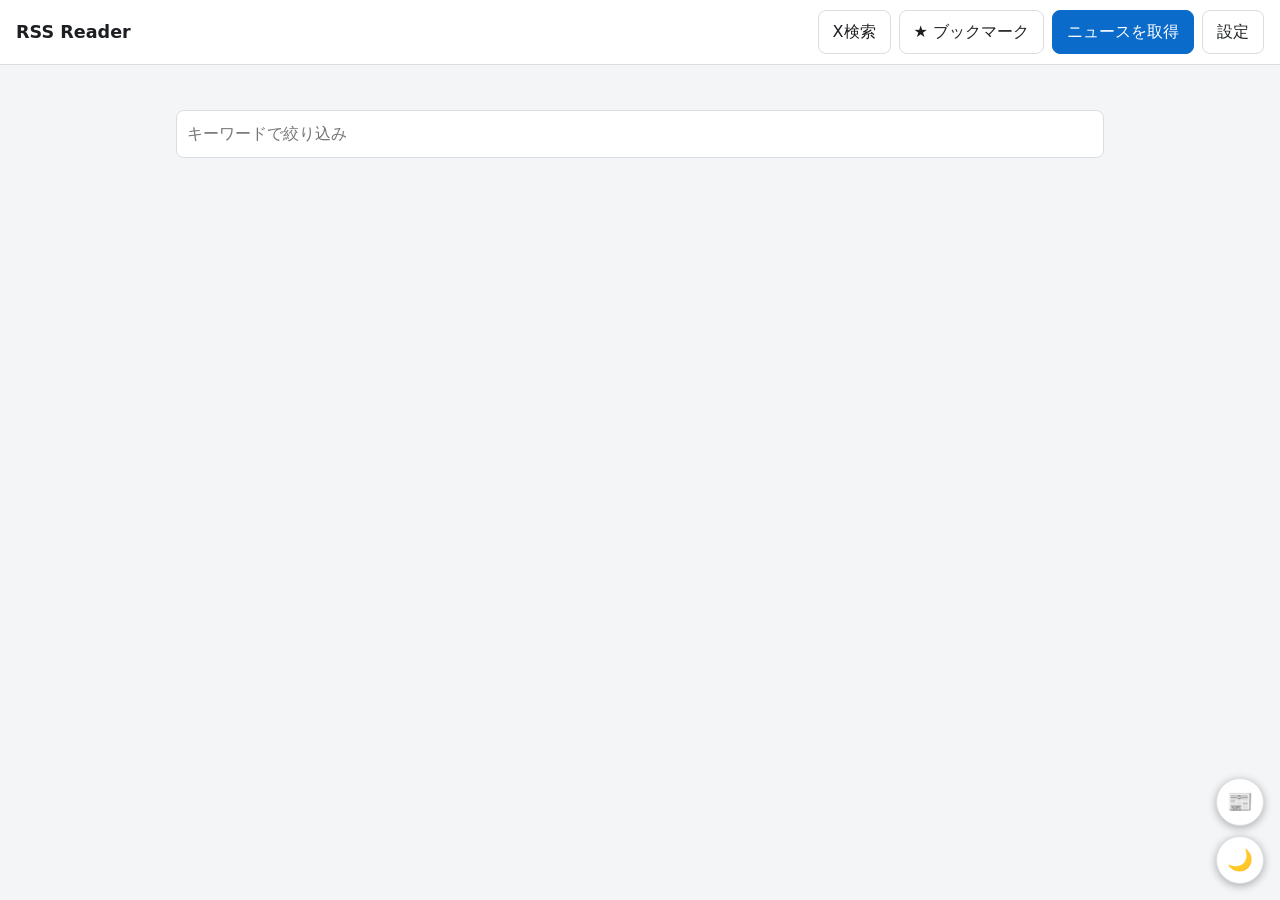
<file: index.html>
<!DOCTYPE html>
<html lang="ja">
<head>
  <meta charset="utf-8">
  <meta name="viewport" content="width=device-width, initial-scale=1">
  <meta http-equiv="Content-Security-Policy"
        content="default-src 'none'; img-src 'self'; script-src 'self'; style-src 'self'; connect-src https://*.logic.azure.com; base-uri 'none'; form-action 'none'">
  <meta name="referrer" content="no-referrer">
  <meta name="theme-color" content="#ffffff">
  <meta name="robots" content="noindex, nofollow">
  <meta name="apple-mobile-web-app-title" content="News">
  <title>RSS Reader</title>
  <link rel="icon" type="image/svg+xml" href="favicon.svg">
  <link rel="icon" type="image/png" sizes="32x32" href="favicon-32.png">
  <link rel="apple-touch-icon" href="apple-touch-icon.png">
  <script src="theme-init.js"></script>
  <link rel="stylesheet" href="style.css">
</head>
<body>
  <header class="topbar">
    <h1>RSS Reader</h1>
    <div class="actions">
      <a class="nav-button" href="search.html">X検索</a>
      <a class="nav-button" href="search.html#bookmarks">★ ブックマーク</a>
      <button id="fetchBtn" type="button" class="primary">ニュースを取得</button>
      <button id="settingsBtn" type="button" aria-expanded="false" aria-controls="settings">設定</button>
    </div>
  </header>

  <section id="settings" class="settings" hidden>
    <label for="endpoint">Logic Apps の HTTP URL（この端末のブラウザにのみ保存されます）</label>
    <input id="endpoint" type="password"     autocomplete="off" autocapitalize="off" autocorrect="off" spellcheck="false"
           placeholder="https://prod-xx.japaneast.logic.azure.com:443/workflows/...">
    <div class="row">
      <button id="saveBtn" type="button" class="primary">保存</button>
      <button id="clearBtn" type="button">URLと取得結果を削除</button>
    </div>
  </section>

  <main>
    <p id="status" role="status" aria-live="polite"></p>
    <div id="filterRow" class="filter" hidden>
      <input id="filter" type="search" placeholder="キーワードで絞り込み" autocomplete="off">
      <button id="readAllBtn" type="button" hidden>全て既読</button>
    </div>
    <div id="groups"></div>
  </main>

  <div class="fab-group">
    <button id="viewBtn" type="button" class="fab" aria-label="表示切替"></button>
    <button id="themeBtn" type="button" class="fab" aria-label="テーマ切替"></button>
  </div>

  <script src="bookmarks.js"></script>
  <script src="app.js"></script>
</body>
</html>
</file>
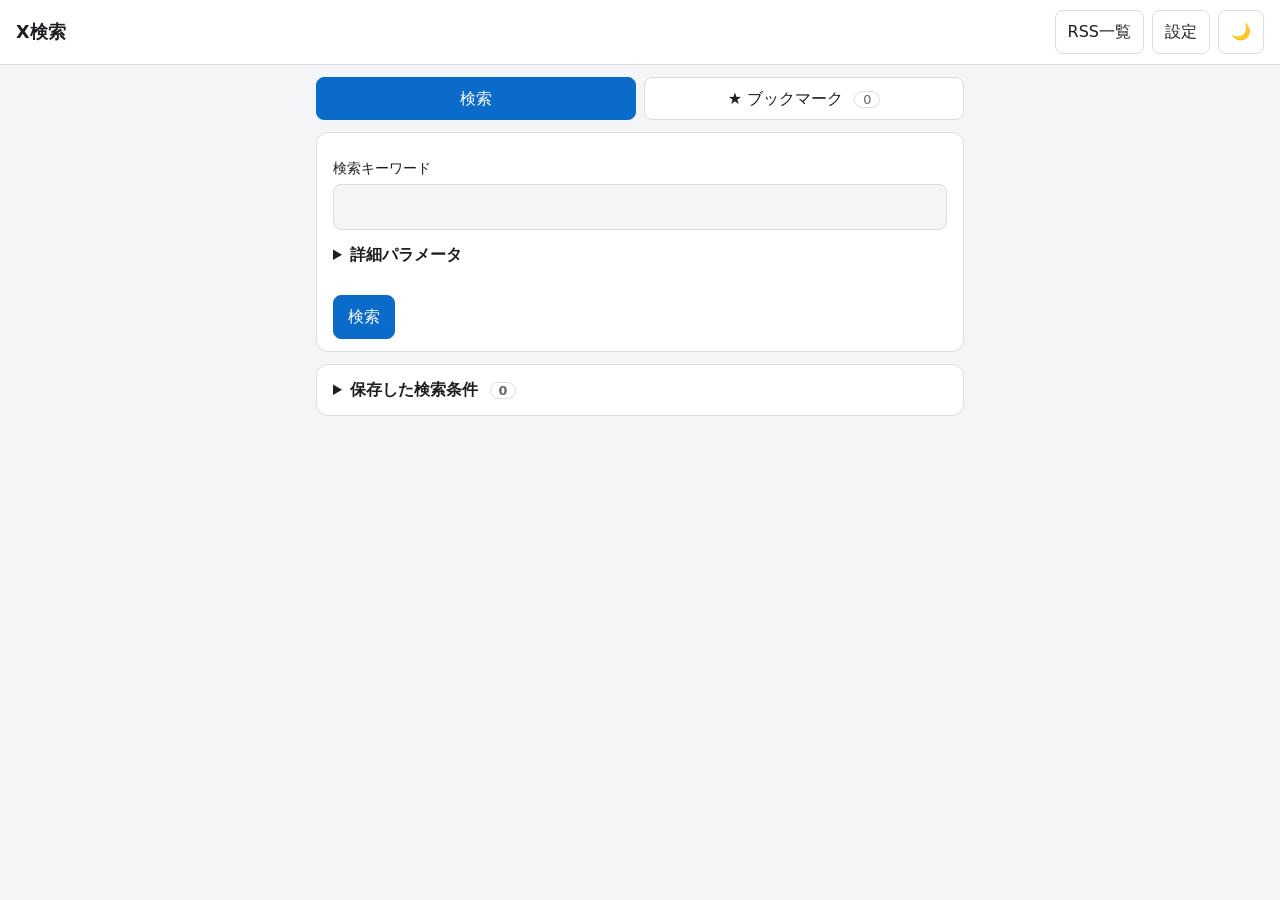
<file: search.html>
<!DOCTYPE html>
<html lang="ja">
<head>
  <meta charset="utf-8">
  <meta name="viewport" content="width=device-width, initial-scale=1">
  <meta http-equiv="Content-Security-Policy" content="default-src 'none'; img-src 'self' https://rts-pctr.c.yimg.jp https://pbs.twimg.com; script-src 'self'; style-src 'self'; connect-src https://*.logic.azure.com; base-uri 'none'; form-action 'none'">
  <meta name="referrer" content="no-referrer">
  <meta name="robots" content="noindex, nofollow">
  <title>X検索 | RSS Reader</title>
  <link rel="icon" type="image/svg+xml" href="favicon.svg">
  <link rel="icon" type="image/png" sizes="32x32" href="favicon-32.png">
  <link rel="apple-touch-icon" href="apple-touch-icon.png">
  <script src="theme-init.js"></script>
  <link rel="stylesheet" href="style.css">
  <link rel="stylesheet" href="search.css">
</head>
<body>
  <header class="topbar">
    <h1 id="pageTitle">X検索</h1>
    <div class="actions">
      <a class="nav-button" href="index.html">RSS一覧</a>
      <button id="settingsBtn" type="button" aria-expanded="false" aria-controls="settings">設定</button>
      <button id="themeBtn" type="button">テーマ切替</button>
    </div>
  </header>
  <section id="settings" class="settings" hidden>
    <label for="endpoint">検索用 Logic Apps の HTTP URL（この端末のブラウザにのみ保存されます）</label>
    <input id="endpoint" type="password" autocomplete="off" autocapitalize="off" autocorrect="off" spellcheck="false"
           placeholder="https://prod-xx.japaneast.logic.azure.com:443/workflows/...">
    <div class="row">
      <button id="saveBtn" class="primary" type="button">保存</button>
      <button id="clearBtn" type="button">URLを削除</button>
    </div>
    <p class="hint">署名付きURLはパスワードと同様に扱ってください。</p>
  </section>
  <main class="search-page">
    <nav class="view-tabs" aria-label="表示切替">
      <button id="tabSearch" type="button" class="tab" aria-pressed="true">検索</button>
      <button id="tabBookmarks" type="button" class="tab" aria-pressed="false">★ ブックマーク <span id="bmCount" class="count">0</span></button>
    </nav>

    <section id="searchView">
      <form id="searchForm" class="search-panel" novalidate>
        <label for="p">検索キーワード</label>
        <input id="p" name="p" type="search" required>
        <details class="parameters">
          <summary>詳細パラメータ</summary>
          <div class="parameter-grid">
            <label>並べ替え
              <select name="md">
                <option value="">新着順</option>
                <option value="h">人気順</option>
              </select>
            </label>
            <label>メディアタイプ
              <select name="mtype">
                <option value="">指定なし</option>
                <option value="image">画像のみ</option>
                <option value="video">動画のみ</option>
              </select>
            </label>
            <label>取得件数
              <input name="results" type="number" inputmode="numeric" min="1" step="1">
            </label>
            <label>取得開始位置
              <input name="start" type="number" inputmode="numeric" min="1" max="10000" step="1">
              <span class="hint">1始まり、上限10000</span>
            </label>
            <label>ツイートID
              <input name="oldestTweetId" type="text" inputmode="numeric" autocomplete="off">
              <span class="hint">カーソルページネーション</span>
            </label>
            <label>この時刻以降
              <input name="since" type="datetime-local">
            </label>
            <label>この時刻以前
              <input name="until" type="datetime-local">
            </label>
          </div>
        </details>
        <button id="searchBtn" class="primary" type="submit">検索</button>
      </form>

      <details class="search-panel saved-panel">
        <summary>保存した検索条件 <span id="savedCount" class="count">0</span></summary>
        <div class="save-row">
          <input id="saveName" type="text" maxlength="40" autocomplete="off" placeholder="名前（省略時はキーワード）" aria-label="保存する検索条件の名前">
          <button id="saveSearchBtn" type="button">現在の条件を保存</button>
        </div>
        <ul id="savedList" class="saved-list"></ul>
      </details>

      <p id="status" role="status" aria-live="polite"></p>
      <ul id="posts" class="post-list"></ul>
    </section>

    <section id="bookmarkView" hidden>
      <div class="search-panel">
        <label for="bmQuery">絞り込み</label>
        <input id="bmQuery" type="search" autocomplete="off" placeholder="本文・メモ・タグ・ユーザー名">
        <div class="filter-grid">
          <label>種類
            <select id="bmType">
              <option value="">すべて</option>
              <option value="x">Xポスト</option>
              <option value="rss">RSS記事</option>
            </select>
          </label>
          <label>タグ
            <select id="bmTag"><option value="">すべて</option></select>
          </label>
          <label>並び順
            <select id="bmSort">
              <option value="saved">保存が新しい順</option>
              <option value="time">投稿が新しい順</option>
            </select>
          </label>
        </div>
        <div class="check-row">
          <label class="check"><input id="bmImage" type="checkbox"> 画像付きのみ（Xポスト）</label>
          <label class="check"><input id="bmMemo" type="checkbox"> メモありのみ</label>
        </div>
      </div>
      <div class="bm-toolbar">
        <span id="bmSummary" class="hint"></span>
        <button id="bmClearBtn" type="button">すべて削除</button>
      </div>
      <p id="bmStatus" role="status" aria-live="polite"></p>
      <ul id="bmList" class="post-list"></ul>
    </section>
  </main>
  <script src="bookmarks.js"></script>
  <script src="search.js"></script>
</body>
</html>
</file>
<file: style.css>
:root {
  color-scheme: light;
  --bg: #f4f5f7;
  --fg: #1c1e21;
  --card: #fff;
  --muted: #65676b;
  --accent: #0b6bcb;
  --border: #dadde1;
}
:root[data-theme="dark"] {
  color-scheme: dark;
  --bg: #18191a;
  --fg: #e4e6eb;
  --card: #242526;
  --muted: #b0b3b8;
  --accent: #4599ff;
  --border: #3e4042;
}
* { box-sizing: border-box; }
body {
  margin: 0;
  background: var(--bg);
  color: var(--fg);
  font-family: system-ui, -apple-system, "Segoe UI", "Hiragino Sans", "Yu Gothic UI", sans-serif;
  line-height: 1.6;
}
.topbar {
  position: sticky;
  top: 0;
  z-index: 1;
  display: flex;
  justify-content: space-between;
  align-items: center;
  gap: 8px;
  padding: 10px 16px;
  background: var(--card);
  border-bottom: 1px solid var(--border);
}
.topbar h1 { margin: 0; font-size: 1.1rem; }
.actions { display: flex; gap: 8px; flex-wrap: wrap; }
.nav-button {
  display: inline-flex;
  align-items: center;
  padding: 8px 14px;
  border: 1px solid var(--border);
  border-radius: 8px;
  background: var(--card);
  color: var(--fg);
  text-decoration: none;
}
@media (max-width: 500px) {
  .topbar { flex-wrap: wrap; }
}
button {
  font: inherit;
  padding: 8px 14px;
  border: 1px solid var(--border);
  border-radius: 8px;
  background: var(--card);
  color: var(--fg);
  cursor: pointer;
}
button.primary { background: var(--accent); border-color: var(--accent); color: #fff; }
button:disabled { opacity: .6; cursor: progress; }
.settings, main { max-width: 960px; margin: 0 auto; padding: 12px 16px; }
.settings label { display: block; font-size: .9rem; color: var(--muted); margin-bottom: 4px; }
.settings input, .filter input {
  width: 100%;
  font: inherit;
  padding: 10px;
  border: 1px solid var(--border);
  border-radius: 8px;
  background: var(--card);
  color: var(--fg);
}
.row { display: flex; gap: 8px; margin-top: 8px; flex-wrap: wrap; }
#status { color: var(--muted); min-height: 1.6em; margin: 0 0 8px; }
#status.error { color: #d93025; }
.filter { margin-bottom: 12px; display: flex; gap: 8px; }
.filter input { flex: 1; min-width: 0; }
.filter button { white-space: nowrap; }
.filter button[hidden] { display: none; }
.new-label {
  display: inline-block;
  margin-right: 6px;
  padding: 0 7px;
  font-size: .7rem;
  font-weight: 700;
  line-height: 1.6;
  color: #fff;
  background: #e53935;
  border-radius: 999px;
  vertical-align: middle;
}
.new-label[hidden] { display: none; }
.group > summary .new-label { margin: 0; }
.card.is-new { border-left: 4px solid #e53935; }
.cards {
  list-style: none;
  margin: 0;
  padding: 0;
  display: grid;
  grid-template-columns: repeat(auto-fill, minmax(280px, 1fr));
  gap: 12px;
}
.card {
  position: relative;
  display: flex;
  flex-direction: column;
  gap: 6px;
  padding: 14px;
  background: var(--card);
  border: 1px solid var(--border);
  border-radius: 12px;
}
.card h2 { margin: 0; font-size: 1rem; line-height: 1.4; padding-right: 36px; }
.card h2 a { color: var(--accent); text-decoration: none; }
.card h2 a:hover { text-decoration: underline; }
.meta { font-size: .8rem; color: var(--muted); }
.bm-btn {
  position: absolute;
  top: 6px;
  right: 6px;
  min-width: 36px;
  min-height: 36px;
  padding: 0;
  border: 0;
  background: transparent;
  color: var(--muted);
  font-size: 1.3rem;
  line-height: 1;
}
.bm-btn.on { color: #f5a623; }
.fab-group {
  position: fixed;
  right: calc(16px + env(safe-area-inset-right));
  bottom: calc(16px + env(safe-area-inset-bottom));
  display: flex;
  flex-direction: column;
  gap: 10px;
}
.fab {
  width: 48px;
  height: 48px;
  padding: 0;
  border-radius: 50%;
  font-size: 1.3rem;
  line-height: 1;
  box-shadow: 0 2px 8px rgba(0, 0, 0, .3);
}
body.titles-only .summary { display: none; }
body.titles-only .cards { gap: 8px; }
body.titles-only .card { padding: 10px 14px; }
#groups { padding-bottom: 130px; }
.group { margin-bottom: 12px; }
.group > summary {
  display: flex;
  align-items: center;
  gap: 8px;
  padding: 10px 14px;
  margin-bottom: 10px;
  font-weight: 600;
  background: var(--card);
  border: 1px solid var(--border);
  border-radius: 10px;
  cursor: pointer;
  list-style: none;
}
.group > summary::-webkit-details-marker { display: none; }
.group > summary::before {
  content: "▶";
  font-size: .75rem;
  color: var(--muted);
  transition: transform .15s;
}
.group[open] > summary::before { transform: rotate(90deg); }
.subgroups { margin-left: 12px; padding-left: 10px; border-left: 2px solid var(--border); }
.group.sub { margin-bottom: 8px; }
.group.region > summary { font-weight: 600; }
.group.sub > summary { font-weight: 500; padding: 8px 12px; margin-bottom: 8px; }
.count {
  margin-left: auto;
  min-width: 1.8em;
  padding: 0 8px;
  text-align: center;
  font-size: .8rem;
  color: var(--muted);
  border: 1px solid var(--border);
  border-radius: 999px;
}
.summary {
  margin: 0;
  font-size: .9rem;
  display: -webkit-box;
  -webkit-line-clamp: 4;
  line-clamp: 4;
  -webkit-box-orient: vertical;
  overflow: hidden;
  overflow-wrap: anywhere;
}
</file>
<file: search.css>
.search-page, .settings { max-width: 680px; }
.search-page { padding-bottom: 32px; }
.topbar { flex-wrap: wrap; }
.topbar h1 { white-space: nowrap; }
.topbar .actions { flex-wrap: nowrap; margin-left: auto; }
.topbar .actions > * { padding: 8px 12px; white-space: nowrap; }
.search-panel {
  margin-bottom: 12px;
  padding: 12px 16px;
  background: var(--card);
  border: 1px solid var(--border);
  border-radius: 12px;
}
.search-panel > summary, .parameters > summary { cursor: pointer; font-weight: 600; }
.search-panel label { display: block; margin-top: 12px; font-size: .9rem; }
.search-panel input, .search-panel select {
  display: block;
  width: 100%;
  margin-top: 4px;
  padding: 9px;
  font: inherit;
  color: var(--fg);
  background: var(--bg);
  border: 1px solid var(--border);
  border-radius: 8px;
}
.parameters { margin: 12px 0; }
.parameter-grid { display: grid; grid-template-columns: repeat(auto-fit, minmax(160px, 1fr)); gap: 0 12px; }
.hint { display: block; margin-top: 2px; color: var(--muted); font-size: .8rem; font-weight: normal; }
.search-panel > button { margin-top: 16px; }
.post-list { list-style: none; margin: 0; padding: 0; }
.post {
  display: flex;
  gap: 12px;
  padding: 16px;
  background: var(--card);
  border: 1px solid var(--border);
  border-bottom: 0;
  overflow-wrap: anywhere;
}
.post:first-child { border-radius: 12px 12px 0 0; }
.post:last-child { border-bottom: 1px solid var(--border); border-radius: 0 0 12px 12px; }
.post:only-child { border-radius: 12px; }
.avatar { width: 42px; height: 42px; border-radius: 50%; object-fit: cover; flex-shrink: 0; background: var(--border); }
.post-content { min-width: 0; flex: 1; }
.post-heading { display: flex; flex-wrap: wrap; gap: 0 6px; align-items: baseline; }
.post-heading a { color: inherit; text-decoration: none; }
.post-heading a:hover { text-decoration: underline; }
.post-handle, .post-time, .post-stats { color: var(--muted); font-size: .85rem; }
.post-text { margin: 6px 0; white-space: pre-wrap; }
.post-media { display: grid; grid-template-columns: repeat(auto-fit, minmax(120px, 1fr)); gap: 4px; margin: 8px 0; }
.post-media img { width: 100%; max-height: 360px; object-fit: contain; border-radius: 12px; background: var(--bg); }
.post-stats { display: flex; flex-wrap: wrap; gap: 16px; }
.post-link { display: inline-block; margin-top: 8px; color: var(--accent); }

.post { position: relative; }
.post .post-heading { padding-right: 32px; }
.post-title { margin: 6px 0 0; font-weight: 600; }
.post-title a { color: var(--accent); text-decoration: none; }
.post-title a:hover { text-decoration: underline; }
.type-badge {
  padding: 0 7px;
  font-size: .7rem;
  font-weight: 700;
  color: #fff;
  background: #ee802f;
  border-radius: 999px;
}

.view-tabs { display: flex; gap: 8px; margin-bottom: 12px; }
.tab { flex: 1; padding: 8px 6px; white-space: nowrap; }
.tab[aria-pressed="true"] { background: var(--accent); border-color: var(--accent); color: #fff; }
.tab .count, .saved-panel summary .count { margin-left: 6px; }
.tab[aria-pressed="true"] .count { color: #fff; border-color: #fff; }

.save-row { display: flex; gap: 8px; margin-top: 12px; }
.save-row input { flex: 1; min-width: 0; margin-top: 0; }
.save-row button { white-space: nowrap; }
.saved-list { list-style: none; margin: 8px 0 0; padding: 0; }
.saved-item {
  display: flex;
  align-items: center;
  justify-content: space-between;
  gap: 8px;
  padding: 8px 0;
  border-top: 1px solid var(--border);
}
.saved-main { min-width: 0; overflow-wrap: anywhere; }
.saved-item .row { margin-top: 0; flex-wrap: nowrap; flex-shrink: 0; }

.filter-grid { display: grid; grid-template-columns: repeat(auto-fit, minmax(150px, 1fr)); gap: 0 12px; }
.check-row { display: flex; flex-wrap: wrap; gap: 4px 20px; margin-top: 8px; }
.search-panel label.check { display: inline-flex; align-items: center; gap: 6px; margin-top: 4px; }
.search-panel input[type="checkbox"] { display: inline-block; width: auto; margin: 0; }
.bm-toolbar { display: flex; align-items: center; justify-content: space-between; gap: 8px; margin-bottom: 8px; }
.bm-toolbar .hint { margin: 0; }
.bm-toolbar button[hidden] { display: none; }

.bm-extras { margin-top: 8px; }
.bm-memo {
  margin: 0 0 6px;
  padding: 6px 10px;
  white-space: pre-wrap;
  background: var(--bg);
  border-left: 3px solid var(--accent);
  border-radius: 4px;
}
.tags { display: flex; flex-wrap: wrap; gap: 6px; margin-bottom: 6px; }
.tag {
  padding: 1px 10px;
  font-size: .8rem;
  color: var(--accent);
  background: var(--bg);
  border-radius: 999px;
}
.bm-edit { padding: 4px 10px; font-size: .85rem; }
.bm-editor { display: grid; gap: 8px; margin-top: 8px; }
.bm-editor textarea, .bm-editor input {
  width: 100%;
  padding: 9px;
  font: inherit;
  color: var(--fg);
  background: var(--bg);
  border: 1px solid var(--border);
  border-radius: 8px;
}
.bm-editor .row { margin-top: 0; }
</file>
